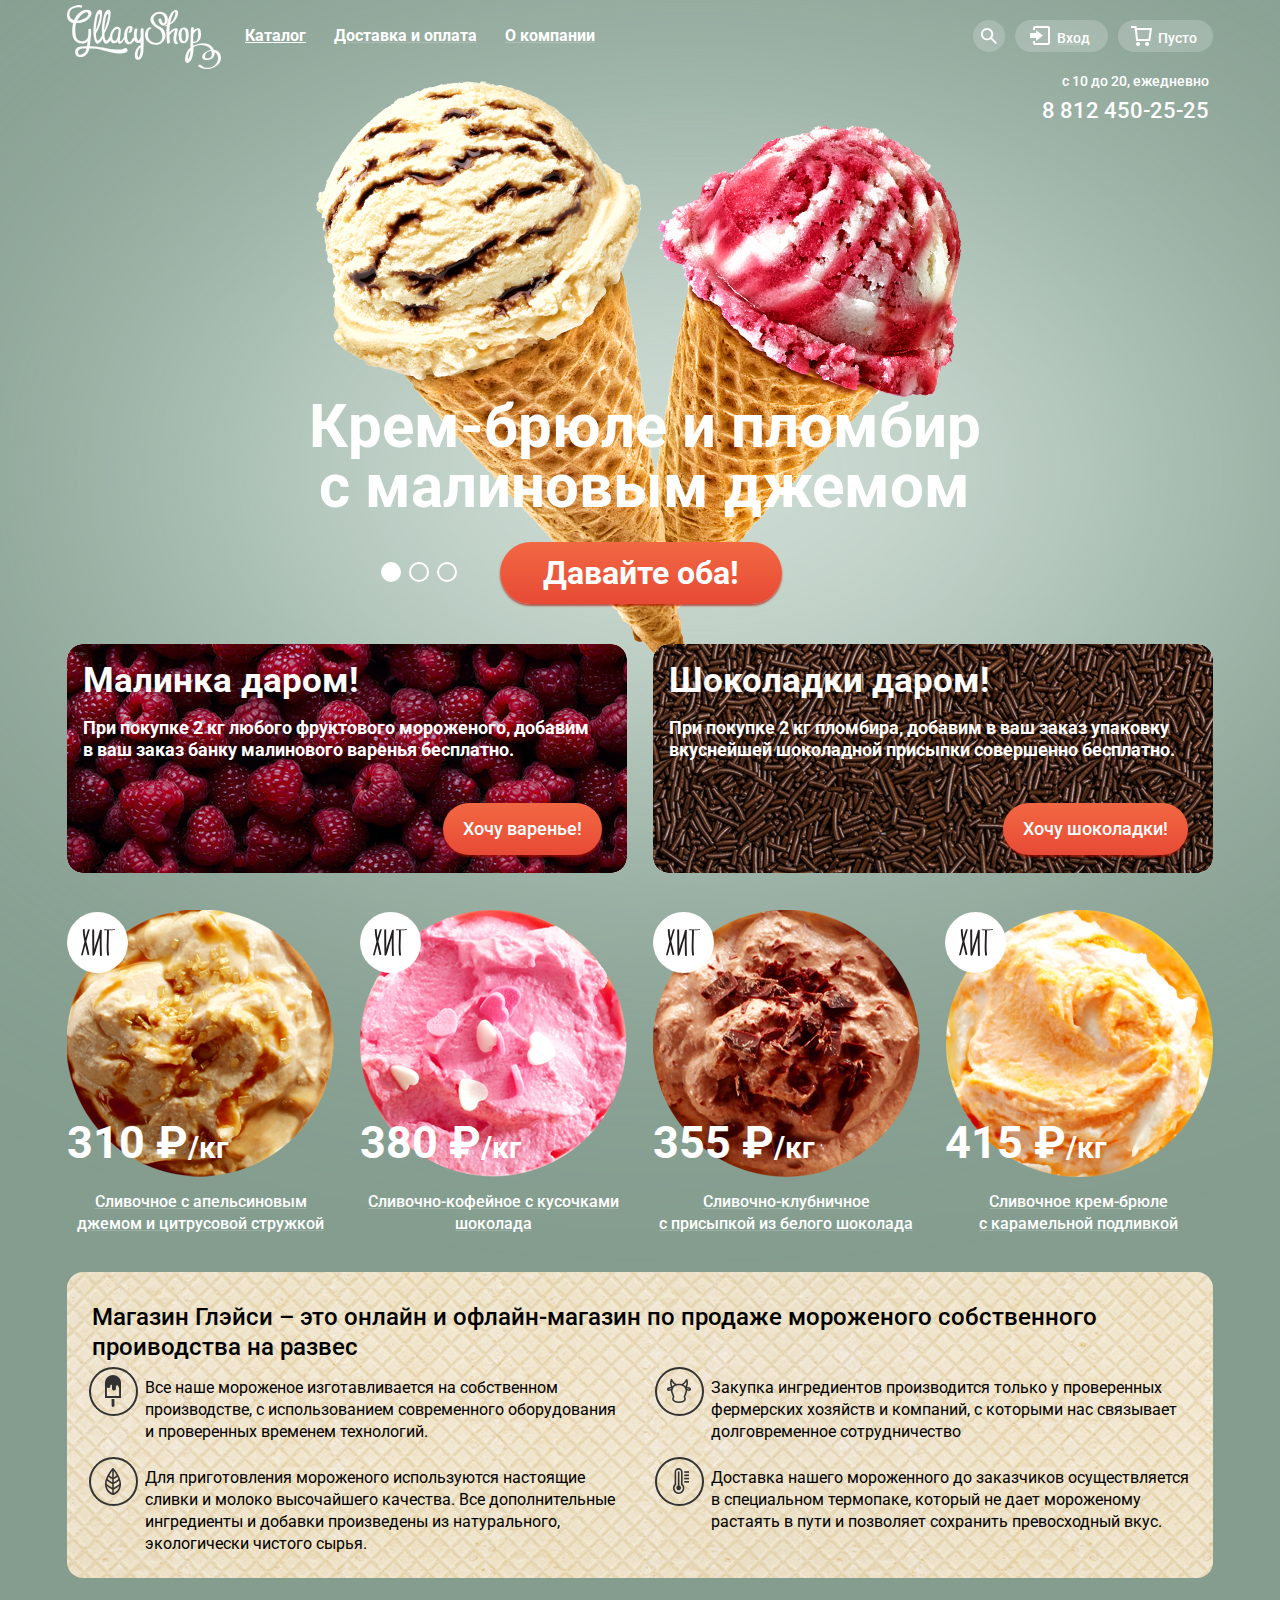
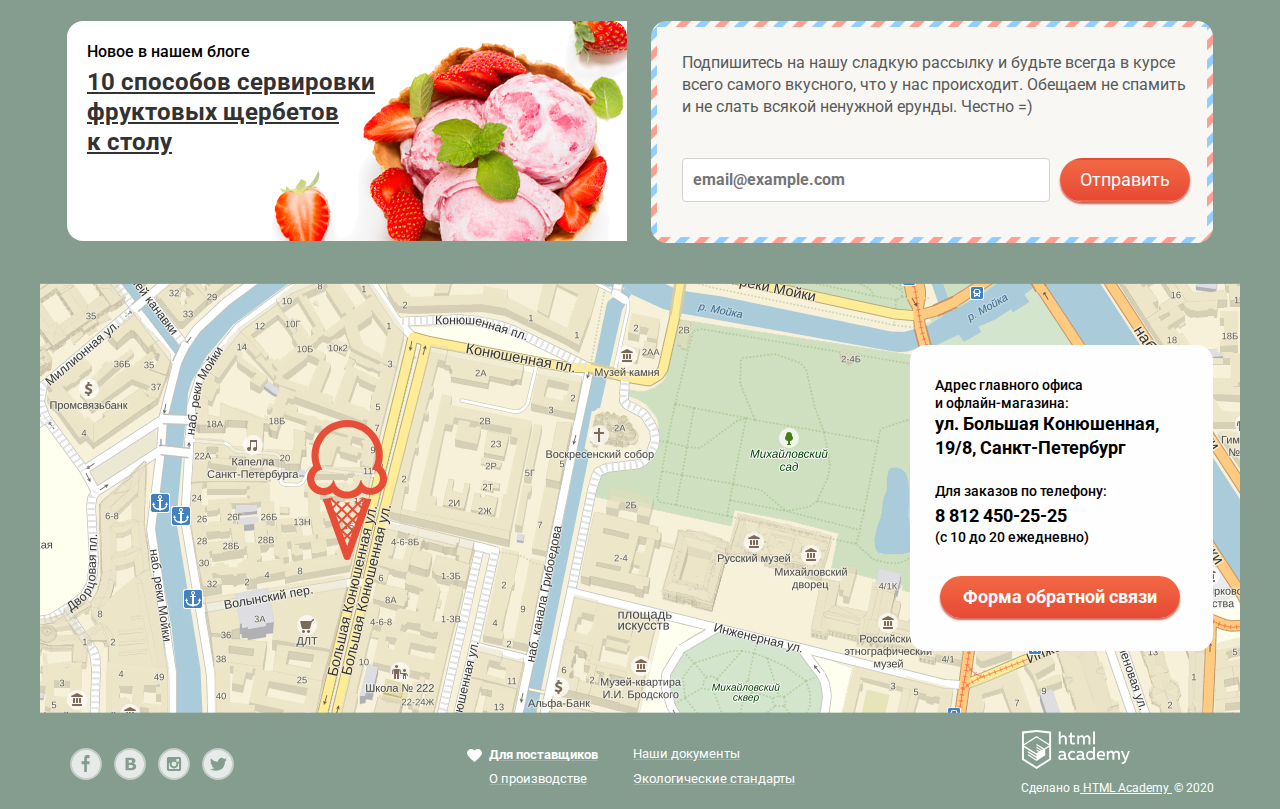
<file: index.html>
<!DOCTYPE html>
<html lang="ru">

<head>
  <meta charset="utf-8">
  <title>HTML Academy: Глейси</title>
  <link rel="stylesheet" href="css/normalize.css">
  <link rel="stylesheet" href="css/styles.min.css">
  <link rel="stylesheet" href="https://fonts.googleapis.com/css?family=Roboto:400,500,700&amp;subset=latin,cyrillic">
</head>

<body class="main-background-padua">
  <header class="main-navigation__container">
    <div class="header__left-container">
      <img class="header__logo" src="./img/logo.svg" height="64" width="154" alt="Logo">
      <nav class="header__main-navigation">
        <ul class="list__unstyled main-navigation">
          <li class="dropdown dropdown__helper dropdown__helper-catalog">
            <a href="catalog.html" class="main-navigation__menu-item-link menu-item-link__dropdown">Каталог</a>
            <div class="dropdown-content">
              <a class="dropdown__submenu-item main-navigation__submenu-item main-navigation__submenu-item_new"
                href="#">Новинки</a>
              <a class="dropdown__submenu-item main-navigation__submenu-item" href="catalog.html">Сливочные</a>
              <a class="dropdown__submenu-item main-navigation__submenu-item" href="#">Щербеты</a>
              <a class="dropdown__submenu-item main-navigation__submenu-item" href="#">Фруктовый лед</a>
              <a class="dropdown__submenu-item main-navigation__submenu-item" href="#">Мелорин</a>
            </div>
          </li>
          <li class=""><a href="#"
              class="link-decoration main-navigation__menu-item-link link__hovered-color">Доставка и
              оплата</a></li>
          <li class=""><a href="#"
              class="link-decoration main-navigation__menu-item-link link__hovered-color">О
              компании</a></li>
        </ul>
      </nav>
    </div>

    <div class="header__right-container">
      <div class="header__user-navigation_upper-right">
        <div class="header__user-navigation_search-container">
          <a class="header__user-navigation_search dropdown__helper dropdown__helper-search" href="">
            <span class="i-search icon-bg"></span>
          </a>
          <form class="header__user-navigation_search_form" method="GET" action="https://echo.htmlacademy.ru">
            <label for="search-input">
              <input id="search-input" class="search-form_input" type="text" placeholder="Крем-брюле">
            </label>
          </form>
        </div>

        <div class="header__user-navigation_login-container">
          <a id="login-link" href=""
            class="link-decoration header__user-navigation_container-icon header__user-navigation_icon-hover header__user-navigation_login dropdown__helper dropdown__helper-login">
            <span class="i-login icon-left"></span><span class="header__user-navigation_container-text">Вход</span>
          </a>
          <form method="POST" class="header__user-navigation_login-form" action="https://echo.htmlacademy.ru">
            <label for="login-form_input-email">
              <input id="login-form_input-email" class="custom-input header__user-navigation_login-form_input" type="text"
              placeholder="email@example.com">
            </label>
            <label for="login-form_input-password">
              <input id="login-form_input-password" class="custom-input header__user-navigation_login-form_input" type="password"
              placeholder="&centerdot;&centerdot;&centerdot;&centerdot;&centerdot;">
            </label>
            <div class="login-form__down-container">
              <button class="custom-button login-form_btn-submit" name="Войти">Войти</button>
              <div class="login-form__links-container">
                <a class="link-decoration link__hovered-color login-form__links" href="">Забыли пароль?</a>
                <a class="link-decoration link__hovered-color login-form__links" href="">Новая регистрация</a>
              </div>
            </div>
          </form>
        </div>

        <div class="header__user-navigation_shopping-basket">
          <a href=""
            class="header__user-navigation_container-icon decoration-disabled header__user-navigation_shopping-basket_empty"><span
              class="i-shop icon-left"></span><span class="header__user-navigation_container-text">Пусто</span></a>
        </div>
      </div>
    </div>
    <div class="catalog__navigation">
    </div>

    <div class="header__right-container header__info_work">
      <p class="header__info_work-time">c 10 до 20, ежедневно</p>
      <a href="tel:88124502525" class="link-decoration header__info_number-text link__hovered-color">8 812 450-25-25</a>
    </div>
  </header>

  <div class="slider">
    <ul class="unstyled-list unsorted-list slider__container list-horizonatal">
      <li class="list__horizonatal-item visually-hidden">
        <img class="slider__image" src="./img/slider-1.png" width="647" height="584" alt="Шоколадный пломбир и лимонный сорбет">
        <span class="slider__background-effect"></span>
        <div class="slider__interation-content">
          <h2 class="slider__content-text">Шоколадный пломбир и лимонный сорбет</h2>
          <a class="custom-button slider__content-button" title="Давайте оба!">Давайте оба!</a>
        </div>
      </li>
      <li class="list__horizonatal-item visually-hidden">
        <img class="slider__image" src="./img/slider-2.png" width="647" height="584" alt="Пломбир с помадкой и клубничный щербет">
        <span class="slider__background-effect"></span>
        <div class="slider__interation-content">
          <h2 class="slider__content-text">Пломбир с помадкой и клубничный щербет</h2>
          <a class="custom-button slider__content-button" title="Давайте оба!">Давайте оба!</a>
        </div>
      </li>
      <li class="list__horizonatal-item">
        <img class="slider__image" src="./img/slider-3.png" width="647" height="584" alt="Крем-брюле и пломбир с малиновым джемом">
        <span class="slider__background-effect"></span>
        <div class="slider__interation-content">
          <h2 class="slider__content-text">Крем-брюле и пломбир<br>с малиновым джемом</h2>
          <a class="custom-button slider__content-button" title="Давайте оба!">Давайте оба!</a>
        </div>
      </li>
    </ul>

    <div class="slider__toggle">
      <span class="slider__radio slider__radio-active"></span>
      <span class="slider__radio"></span>
      <span class="slider__radio"></span>
    </div>
  </div>

  <div class="content">
    <div class="promo__block">
      <article class="promo__container promo__container_raspberry">
        <div class="promo__block_content">
          <h2 class="promo__text promo__heading">Малинка даром!</h2>
          <p class="promo__text promo__discription">При покупке 2 кг любого фруктового мороженого, добавим в ваш заказ
            банку
            малинового варенья бесплатно.</p>
          <a href="" class="custom-button promo__button">Хочу варенье!</a>
        </div>
      </article>

      <article class="promo__container promo__container_chocolate">
        <div class="promo__block_content">
          <h2 class="promo__text promo__heading">Шоколадки даром!</h2>
          <p class="promo__text promo__discription">При покупке 2 кг пломбира, добавим в ваш заказ упаковку вкуснейшей
            шоколадной присыпки совершенно бесплатно.
          </p>
          <a href="" class="custom-button promo__button">Хочу
          шоколадки!</a>
        </div>
      </article>
    </div>

    <section class="catalog-hot__container">
      <ul class="unsorted-list catalog-hot__item-list">
        <li class="list__horizonatal-item catalog-container__item">
          <div class="catalog__image-price-container">
            <img src="./img/shop-items/item-1-1.png" alt="Сливочное с апельсиновым
            джемом и цитрусовой стружкой" height="267" width="267">
            <span class="i-hit catalog-container__icon-hit"></span>
            <p class="catalog-container__item-price">310 &#8381;<sub class="catalog-container__item-unit">/кг</sub></p>
          </div>
          <a href="" class="link-decoration catalog-container__item-name link__hovered-color">Сливочное с апельсиновым
            джемом и цитрусовой стружкой</a>
          <button class="custom-button catalog-container__btn-show">Быстрый просмотр</button>
        </li>
        <li class="list__horizonatal-item catalog-container__item">
          <div class="catalog__image-price-container">
            <img src="./img/shop-items/item-1-2.png" alt="Сливочно-кофейное с
            кусочками шоколада" height="267" width="267">
            <span class="i-hit catalog-container__icon-hit"></span>
            <p class="catalog-container__item-price">380 &#8381;<sub class="catalog-container__item-unit">/кг</sub></p>
          </div>
          <a href="" class="link-decoration catalog-container__item-name link__hovered-color">Сливочно-кофейное с
            кусочками шоколада</a>
          <button class="custom-button catalog-container__btn-show">Быстрый просмотр</button>
        </li>
        <li class="list__horizonatal-item catalog-container__item">
          <div class="catalog__image-price-container">
            <img src="./img/shop-items/item-1-3.png" alt="Сливочно-клубничное с
            присыпкой из белого шоколада" height="267" width="267">
            <span class="i-hit catalog-container__icon-hit"></span>
            <p class="catalog-container__item-price">355 &#8381;<sub class="catalog-container__item-unit">/кг</sub></p>
          </div>
          <a href="" class="link-decoration catalog-container__item-name link__hovered-color">Сливочно-клубничное<br> с
            присыпкой из белого шоколада</a>
          <button class="custom-button catalog-container__btn-show">Быстрый просмотр</button>
        </li>
        <li class="list__horizonatal-item catalog-container__item">
          <div class="catalog__image-price-container">
            <img src="./img/shop-items/item-1-4.png" alt="Сливочное крем-брюле с
            карамельной подливкой" height="267" width="267">
            <span class="i-hit catalog-container__icon-hit"></span>
            <p class="catalog-container__item-price">415 &#8381;<sub class="catalog-container__item-unit">/кг</sub></p>
          </div>
          <a href="" class="link-decoration catalog-container__item-name link__hovered-color">Сливочное крем-брюле<br>с
            карамельной подливкой</a>
          <button class="custom-button catalog-container__btn-show">Быстрый просмотр</button>
        </li>
      </ul>
    </section>

    <div class="news-about-container">
      <section class="about-info__container">
        <div class="about-info__content-container">
          <h2 class="about-info__header-text">Магазин Глэйси – это онлайн и офлайн-магазин по продаже мороженого
            собственного проиводства на развес</h2>
          <ul class="list__unstyled unsorted-list about-info__list-container">
            <li class="list__horizonatal-item about-info__list-item"><span class="i-icecream icon-upper-left"></span> Все
              наше
              мороженое изготавливается на собственном
              производстве, с использованием современного
              оборудования и проверенных временем технологий.</li>
            <li class="list__horizonatal-item about-info__list-item"><span  class="i-cow icon-upper-left"></span>Закупка ингредиентов
              производится только у проверенных фермерских хозяйств и компаний, с которыми нас связывает долговременное
              сотрудничество</li>
            <li class="list__horizonatal-item about-info__list-item"><span class="i-leaf icon-upper-left"></span>Для приготовления
              мороженого используются настоящие сливки и молоко высочайшего качества. Все дополнительные ингредиенты и
              добавки произведены из натурального, экологически чистого сырья.</li>
            <li class="list__horizonatal-item about-info__list-item">
              <span class="i-temp icon-upper-left"></span>Доставка нашего мороженного до заказчиков
              осуществляется в специальном термопаке, который не
              дает мороженому растаять в пути и позволяет сохранить превосходный вкус.</li>
          </ul>
        </div>
      </section>
    </div>
    <div class="news-subscribe-blog__container">
      <article class="news-blog__container">
        <div class="default-padding__container">
          <h2 class="news-blog__text">Новое в нашем блоге</h2>
          <a href="" class="link-decoration news-blog__link link__blog-hover">10 способов сервировки<br />фруктовых
            щербетов<br />к столу</a>
        </div>
      </article>

      <article class="mailing-subscribe__container">
        <div class="mailing-subscribe__container-content default-padding__container">
          <p class="mailing-subscribe__text">Подпишитесь на нашу сладкую рассылку и будьте всегда в курсе
            всего самого вкусного, что у нас происходит.
            Обещаем не спамить и не слать всякой ненужной ерунды. Честно =)</p>
            <form class="mailing-subscribe__input-container" method="POST" action="https://echo.htmlacademy.ru">
              <label for="mailing-subscribe__input-mail"></label>
              <input id="mailing-subscribe__input-mail" class="custom-input mailing-subscribe__input" type="email" placeholder="email@example.com" required>
              <button class="custom-button mailing-subscribe__button">Отправить</button>
            </form>
        </div>
      </article>
    </div>
  </div>
  
  <div id="map" class="map__image">
    <span class="i-pin map__pinner"></span>
    
    <div class="map__feedback-form">
      <div class="map__feedback-form_container">
        <div class="map__address">
          <span class="map__text-small">Адрес главного офиса<br> и офлайн-магазина:</span>
          <p class="map__text-medium">ул. Большая Конюшенная,<br> 19/8, Санкт-Петербург</p>
        </div>
        <div class="map__contacts">
          <span class="map__text-small">Для заказов по телефону:<br></span>
          <a class="map__text-medium map__text-phone" href="tel:88124502525">8 812 450-25-25</a>
          <span class="map__text-small">(с 10 до 20 ежедневно)</span>
        </div>
        <a class="custom-button map__feedback-form-button" onclick="showFeedbackModal()">Форма обратной связи</a>
      </div>
    </div>
  </div>


  <footer class="footer__container">
    <div class="footer__container-left">
      <ul class="footer__social-links-container">
        <li class="list__horizonatal-item"><a href="" class="social-icon i-facebook" title="facebook"></a></li>
        <li class="list__horizonatal-item"><a href="" class="social-icon i-vk" title="vkontakte"></a></li>
        <li class="list__horizonatal-item"><a href="" class="social-icon i-instagram" title="instagramm"></a></li>
        <li class="list__horizonatal-item"><a href="" class="social-icon i-twitter" title="twitter"></a></li>
      </ul>
    </div>

    <div class="footer__about-links-container">
      <div>
        <a href="#" class="link-decoration footer_link link__hovered-color icon-write footer_link-bold">Для
          поставщиков</a>
      </div>
      <a href="#" class="link-decoration footer_link link__hovered-color">Наши
        документы</a>
      <a class="link-decoration footer_link link__hovered-color" href="#">О
        производстве</a>
      <a href="#" class="link-decoration footer_link link__hovered-color">Экологические стандарты</a>
    </div>

    <div class="footer__dev-container">
      <div class="footer_link-content">
        <a href="https://htmlacademy.ru/intensive/htmlcss"><img class="footer__dev-img" src="img/logo-academy.svg" width="108" height="39" alt="html academy логотип"></a>
        <p class="footer_text-dev">Сделано в<a class="footer_link-dev link__hovered-color" href="https://htmlacademy.ru/intensive/htmlcss">
            HTML Academy </a> &copy; 2020</p>
      </div>
    </div>
  </footer>

  <form id="feedback" class="feedback__form-modal visually-hidden" method="POST" action="https://echo.htmlacademy.ru">
    <div class="feedback__form-content">
      <div class="feedback__form-content_header">
        <h2 class="feedback__form-title">Мы обязательно вам ответим!</h2>
        <button class="i-cross feedback__close-btn" type="button" id="feedback_close" onclick="hideFeedbackForm()"></button>
      </div>
      <label for="feedback__form_input-name">
        <input id="feedback__form_input-name" class="custom-input feedback__form_input-template feedback__form_input" type="text"
          placeholder="Имя Фамилия" required>
      </label>
      <label for="feedback__form_input-email">
        <input id="feedback__form_input-email" class="custom-input feedback__form_input-template feedback__form_input" type="email"
        placeholder="email@example.com" required>
      </label>
      <label for="feedback__form_input-message">
        <textarea id="feedback__form_input-message" class="custom-input feedback__form_input-template feedback__form_textarea"
        placeholder="В свободной форме" rows="5" required></textarea>
      </label>
      <div class="feedback__form-btn_container">
        <input class="custom-button feedback__form-btn_submit" type="submit" name="send_feedback" value="Отправить"/>
      </div>
    </div>
  </form>
  
  <script src="js/scripts.js"></script>
</body>

</html>
</file>
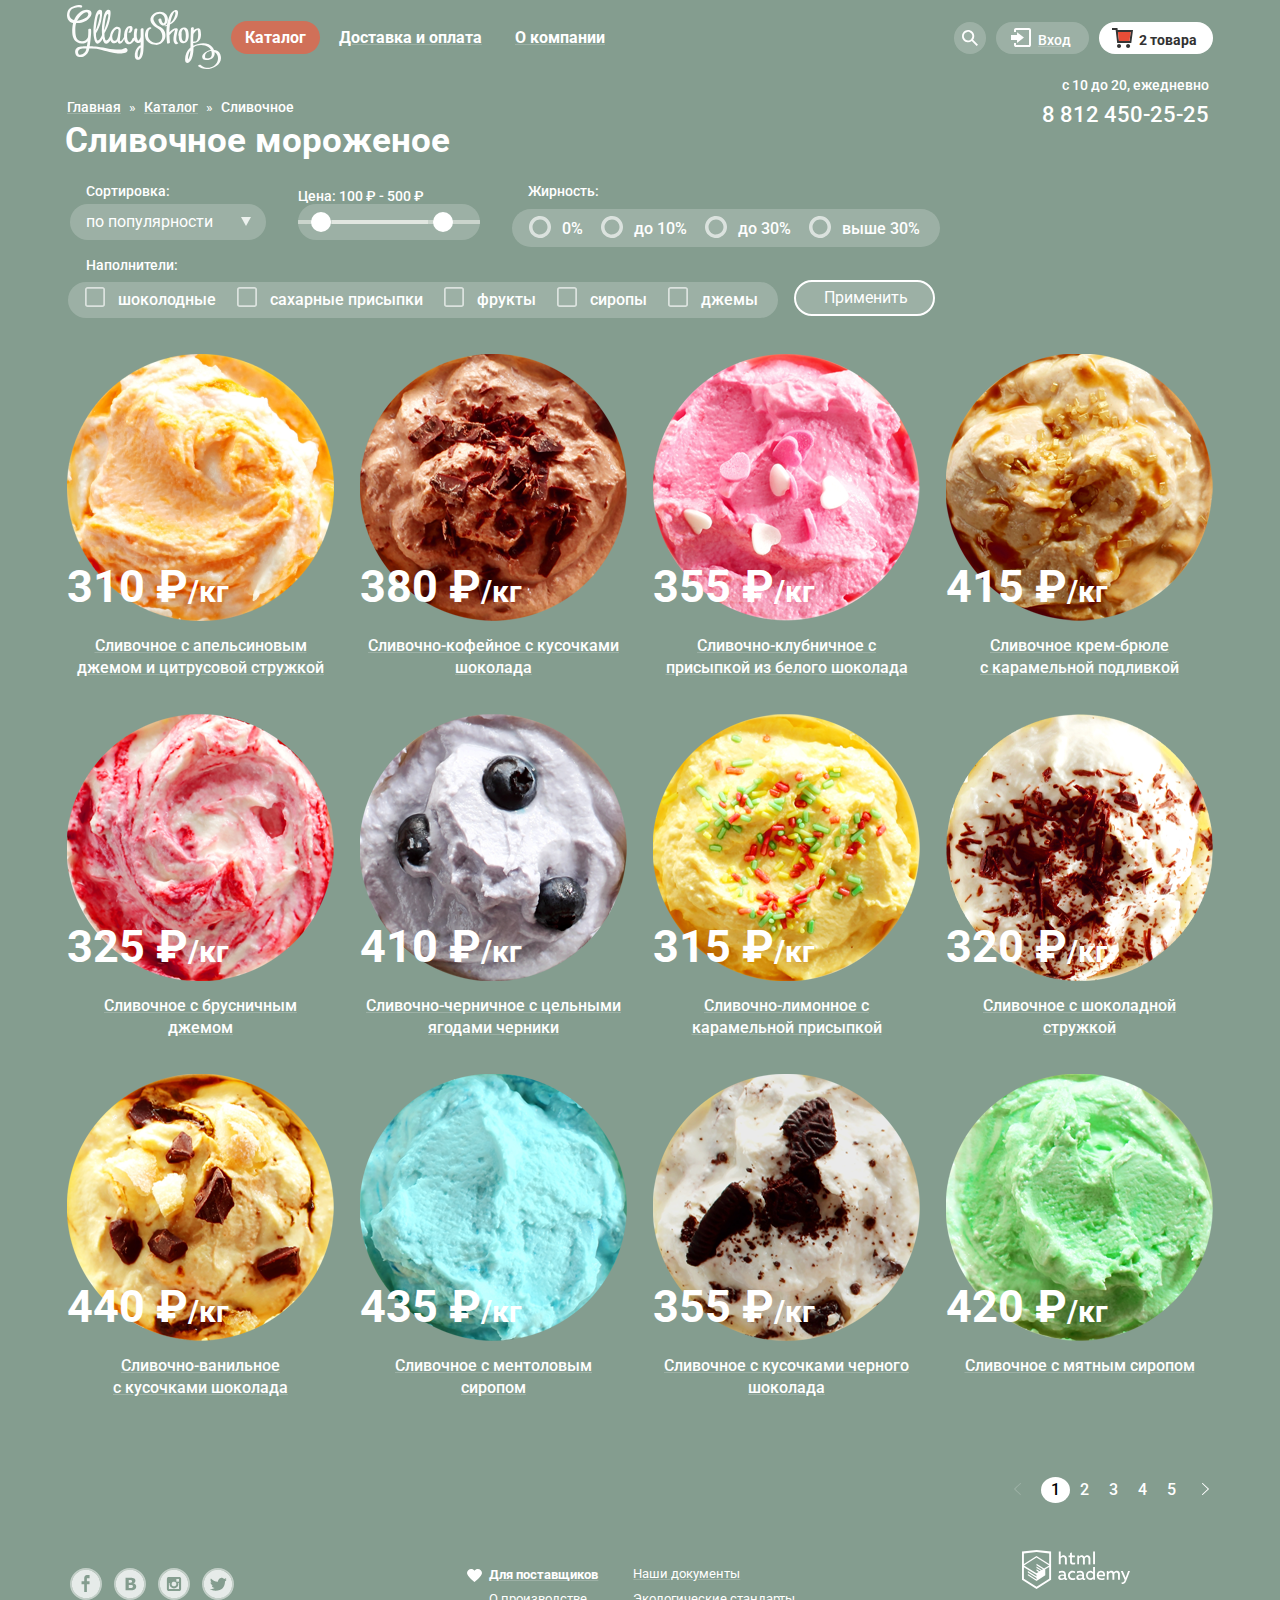
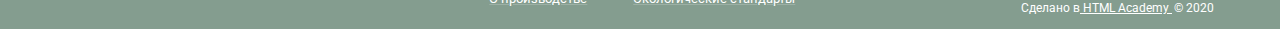
<file: catalog.html>
<!DOCTYPE html>
<html lang="ru">

<head>
  <meta charset="utf-8">
  <title>HTML Academy: Глейси</title>
  <link rel="stylesheet" href="css/normalize.css">
  <link rel="stylesheet" href="css/styles.min.css">
  <link rel="stylesheet" href="https://fonts.googleapis.com/css?family=Roboto:400,500,700&amp;subset=latin,cyrillic">
</head>

<body class="main-background-padua">
  <header class="main-navigation__container">
    <div class="header__left-container">
      <a class="header__logo" href="index.html">
        <img class="" src="./img/logo.svg" height="64" width="154" alt="Logo">
      </a>
      <nav class="header__main-navigation">
        <ul class="list__unstyled main-navigation">
          <li class="dropdown dropdown__helper dropdown__helper-catalog">
            <a href=""
              class="main-navigation__menu-item-link menu-item-link__dropdown main-navigation__menu-item-link_current-page dropdown-form__helper">Каталог</a>
            <div class="dropdown-content">
              <a class="dropdown__submenu-item main-navigation__submenu-item main-navigation__submenu-item_new"
                href="#">Новинки</a>
              <a class="dropdown__submenu-item main-navigation__submenu-item main-navigation__submenu-current" href="">Сливочные</a>
              <a class="dropdown__submenu-item main-navigation__submenu-item" href="#">Щербеты</a>
              <a class="dropdown__submenu-item main-navigation__submenu-item" href="#">Фруктовый лед</a>
              <a class="dropdown__submenu-item main-navigation__submenu-item" href="#">Мелорин</a>
            </div>
          </li>
          <li class="list__horizonatal-item"><a href="#"
              class="link-decoration main-navigation__menu-item-link link__hovered-color">Доставка и
              оплата</a></li>
          <li class="list__horizonatal-item"><a href="#"
              class="link-decoration main-navigation__menu-item-link link__hovered-color">О
              компании</a></li>
        </ul>
      </nav>
    </div>

    <div class="header__right-container">
      <div class="header__user-navigation_upper-right">
        <div class="header__user-navigation_search-container">
          <a class="header__user-navigation_search dropdown-form__helper dropdown__helper dropdown__helper-search" href="">
            <span class="i-search icon-bg"></span>
          </a>
          <form class="header__user-navigation_search_form" method="GET" action="https://echo.htmlacademy.ru">
            <label for="search-input">
              <input id="search-input" class="search-form_input" type="text" placeholder="Крем-брюле">
            </label>
          </form>
        </div>

        <div class="header__user-navigation_login-container">
          <a id="login-link" href=""
            class="link-decoration header__user-navigation_container-icon header__user-navigation_icon-hover header__user-navigation_login dropdown__helper dropdown__helper-login">
            <span class="i-login icon-left"></span><span class="header__user-navigation_container-text">Вход</span>
          </a>
          <form method="POST" action="https://echo.htmlacademy.ru" class="header__user-navigation_login-form">
            <label for="login-form_input-email">
              <input id="login-form_input-email" class="custom-input header__user-navigation_login-form_input" type="text"
              placeholder="email@example.com">
            </label>
            <label for="login-form_input-password">
              <input id="login-form_input-password" class="custom-input header__user-navigation_login-form_input" type="password"
              placeholder="&centerdot;&centerdot;&centerdot;&centerdot;&centerdot;">
            </label>
            <div class="login-form__down-container">
              <button class="custom-button login-form_btn-submit" name="Войти">Войти</button>
              <div class="login-form__links-container">
                <a class="link-decoration link__hovered-color login-form__links" href="">Забыли пароль?</a>
                <a class="link-decoration link__hovered-color login-form__links" href="">Новая регистрация</a>
              </div>
            </div>
          </form>
        </div>

        <div class="header__user-navigation_shopping-basket">
          <a href=""
            class="header__user-navigation_container-icon decoration-disabled header__user-navigation_shopping-basket_not-empty dropdown-form__helper dropdown__helper dropdown__helper-login"><span
              class="i-shop-red icon-left"></span><span class="header__user-navigation_container-text">2
              товара</span></a>
              <form id="shop_popup" class="shopping-basket__form" method="GET" action="https://echo.htmlacademy.ru">
                <div class="shopping-basket__list-container">
                  <ul class="shopping-basket__list-style ">
                    <li class="shopping-basket__items-container">
                      <ul class="shopping-basket__list-style shopping-basket__row-container">
                        <li class="shopping-basket__item"><button id="shop-item_remove_1"
                            class="i-remove shopping-basket__btn-remove"></button></li>
                        <li class="shopping-basket__item shopping-basket__item_image"><img src="img/shop-items/item-1-1.png"
                            alt="Пломбир с апельсиновым джемом" height="33" width="33" /></li>
                        <li class="shopping-basket__item shopping-basket__item_name">Пломбир с апельсиновым джемом</li>
                        <li class="shopping-basket__item shopping-basket__item_price">1.5 кг х <span
                            class="shopping-basket__item-price">200 руб.</span></li>
                        <li class="shopping-basket__item shopping-basket__item_price-total">300 руб.</li>
                      </ul>
                    </li>
                    <li class="shopping-basket__items-container">
                      <ul class="shopping-basket__list-style shopping-basket__row-container">
                        <li class="shopping-basket__item"><button id="shop-item_remove_2"
                            class="i-remove shopping-basket__btn-remove"></button></li>
                        <li class="shopping-basket__item shopping-basket__item_image"><img src="img/shop-items/item-1-3.png"
                            alt="Клубничный пломбир с присыпкой из белого шоколада" height="33" width="33" /></li>
                        <li class="shopping-basket__item shopping-basket__item_name">Клубничный пломбир с присыпкой из
                          белого шоколада</li>
                        <li class="shopping-basket__item shopping-basket__item_price">1.5 кг х <span
                            class="shopping-basket__item-price">300 руб.</span></li>
                        <li class="shopping-basket__item shopping-basket__item_price-total">450 руб.</li>
                      </ul>
                    </li>
                  </ul>
                </div>
                <div class="shopping-basket__footer">
                  <span class="shopping-basket__footer_total">Итого: 750 руб.</span>
                  <button class="custom-button shopping-basket__btn-chekout">Оформить заказ</button>
                </div>
              </form>
        </div>
      </div>
    </div>
    <div class="catalog__navigation">
      <a class="catalog__navigation_item link-decoration link__hovered-color" href="index.html">Главная </a>
      <span class="catalog__navigation_item raquo"> &raquo; </span>
      <a class="catalog__navigation_item link-decoration link__hovered-color" href="">Каталог </a>
      <span class="catalog__navigation_item raquo"> &raquo; </span>
      <a class="catalog__navigation_item link-decoration_inactive">Сливочное</a>
    </div>

    <div class="header__right-container header__info_work">
      <p class="header__info_work-time">c 10 до 20, ежедневно</p>
      <a href="tel:88124502525" class="link-decoration header__info_number-text link__hovered-color">8 812 450-25-25</a>
    </div>
  </header>

  <h2 class="caption__catalog-item">Сливочное мороженое</h2>
  <div class="catalog__content">
    <section class="filter__container">
      <h2 class="visually-hidden">Фильтр товаров</h2>
      <form class="filter__grid-container" action="https://echo.htmlacademy.ru" method="get">
        <div class="filter__line-container filter__upper-container">
          <fieldset class="filter__item-container">
            <legend class="filter__text-label">Сортировка:</legend>
            <label for="filter-sort">
              <select id="filter-sort" name="sort"
                class="filter__text-inside filter__input-sort">
                <option class="filter__option_text-inside" value="по популярности">по популярности</option>
                <option class="filter__option_text-inside" value="сначала не дорогие">сначала не дорогие</option>
                <option class="filter__option_text-inside" value="сначала дорогие">сначала дорогие</option>
                <option class="filter__option_text-inside" value="по жирности">по жирности</option>
              </select>
            </label>
          </fieldset>

          <fieldset class="filter__item-container">
            <legend class="filter__text-label filter__text-label_price">Цена: 100 &#8381; - 500 &#8381;</legend>
              <div class="filter__doubled_slider-container">
                <label for="filter__price-range">
                  <input id="filter__price-range" class="filter__price-range filter__bordered-background" type="range"
                  name="price" min="100" max="500" value="150">
                </label>
                <label for="filter__price-range_second">
                  <input id="filter__price-range_second" class="filter__price-range filter__price-range_second filter__bordered-background slider__thumb slider__track" type="range"
                  name="price" min="100" max="500" value="420">
                </label>
              </div>
          </fieldset>

          <fieldset class="filter__item-container">
            <legend class="filter__text-label filter__text-label_richness">Жирность:</legend>
            <ul class="list__unstyled filter__bordered-background filter__sort-container">
              <li class="list__horizonatal-item">
                <input class="filter__radio-checkbox" type="radio" id="filter-checkbox-richness-lt-0" value="richness-0"
                  name="filter__richness-group">
                <label class="filter__text-inside" for="filter-checkbox-richness-lt-0">0%</label>
              </li>
              <li class="list__horizonatal-item">
                <input class="filter__radio-checkbox" type="radio" id="filter-checkbox-richness-lt-10"
                  value="richness-lt-10" name="filter__richness-group">
                <label class="filter__text-inside" for="filter-checkbox-richness-lt-10">до 10%</label>
              </li>
              <li class="list__horizonatal-item">
                <input class="filter__radio-checkbox" type="radio" id="filter-checkbox-richness-lt-30"
                  value="richness-lt-30" name="filter__richness-group">
                <label class="filter__text-inside" for="filter-checkbox-richness-lt-30">до 30%</label>
              </li>
              <li class="list__horizonatal-item">
                <input class="filter__radio-checkbox" type="radio" id="filter-checkbox-richness-gt-30"
                  value="richness-gt-30" name="filter__richness-group">
                <label class="filter__text-inside" for="filter-checkbox-richness-gt-30">выше 30%</label>
              </li>
            </ul>
          </fieldset>
        </div>

        <div class="filter__line-container filter__extender-container">
          <fieldset class="filter__item-container">
            <legend class="filter__text-label">Наполнители:</legend>
            <ul class="list__unstyled filter__bordered-background filter__list">
              <li class="list__horizonatal-item">
                <input class="filter__radio-checkbox" type="checkbox" id="filter-checkbox-extender-сhocolate"
                  name="extender-сhocolate">
                <label class="filter__text-inside" for="filter-checkbox-extender-сhocolate">шоколодные</label>
              </li>
              <li class="list__horizonatal-item">
                <input class="filter__radio-checkbox" type="checkbox" id="filter-checkbox-extender-sugar-sprinkles"
                  name="extender-sugar-sprinkles">
                <label class="filter__text-inside" for="filter-checkbox-extender-sugar-sprinkles">сахарные
                  присыпки</label>
              </li>
              <li class="list__horizonatal-item">
                <input class="filter__radio-checkbox" type="checkbox" id="filter-checkbox-extender-fruits"
                  name="extender-fruits">
                <label class="filter__text-inside" for="filter-checkbox-extender-fruits">фрукты</label>
              </li>
              <li class="list__horizonatal-item">
                <input class="filter__radio-checkbox" type="checkbox" id="filter-checkbox-extender-syrup"
                  name="extender-syrup">
                <label class="filter__text-inside" for="filter-checkbox-extender-syrup">сиропы</label>
              </li>
              <li class="list__horizonatal-item">
                <input class="filter__radio-checkbox" type="checkbox" id="filter-checkbox-extender-jams"
                  name="extender-jams">
                <label class="filter__text-inside" for="filter-checkbox-extender-jams">джемы</label>
              </li>
            </ul>
          </fieldset>
          <button class="filter__button-submit" type="submit">Применить</button>
        </div>
      </form>
    </section>

    <section class="catalog-container">
      <ul class="unsorted-list catalog__list">
        <li class="list__horizonatal-item catalog-container__item">
          <a class="custom-button catalog-container__btn-show">Быстрый просмотр</a>
          <div class="catalog__image-price-container">
            <img src="./img/shop-items/item-1-4.png" alt="Сливочное с апельсиновым джемом и цитрусовой стружкой" width="267" height="267">
            <p class="catalog-container__item-price">310 &#8381;<sub class="catalog-container__item-unit">/кг</sub></p>
          </div>
          <a href="" class="link-decoration catalog-container__item-name link__hovered-color">Сливочное с апельсиновым
            джемом и цитрусовой стружкой</a>
          
        </li>
        <li class="list__horizonatal-item catalog-container__item">
          <a class="custom-button catalog-container__btn-show">Быстрый просмотр</a>
          <div class="catalog__image-price-container">
            <img src="./img/shop-items/item-1-3.png" width="267" height="267" alt="Сливочно-кофейное с кусочками шоколада" >
            <p class="catalog-container__item-price">380 &#8381;<sub class="catalog-container__item-unit">/кг</sub></p>
          </div>
          <a href="" class="link-decoration catalog-container__item-name link__hovered-color">Сливочно-кофейное с
            кусочками шоколада</a>
        </li>
        <li class="list__horizonatal-item catalog-container__item">
          <a class="custom-button catalog-container__btn-show">Быстрый просмотр</a>
          <div class="catalog__image-price-container">
            <img src="./img/shop-items/item-1-2.png" width="267" height="267" alt="Сливочно-клубничное с присыпкой из белого шоколада">
            <p class="catalog-container__item-price">355 &#8381;<sub class="catalog-container__item-unit">/кг</sub></p>
          </div>
          <a href="" class="link-decoration catalog-container__item-name link__hovered-color">Сливочно-клубничное
            с<br>присыпкой из белого шоколада</a>
        </li>
        <li class="list__horizonatal-item catalog-container__item">
          <a class="custom-button catalog-container__btn-show">Быстрый просмотр</a>
          <div class="catalog__image-price-container">
            <img src="./img/shop-items/item-1-1.png" width="267" height="267" alt="Сливочное крем-брюле с карамельной подливкой">
            <p class="catalog-container__item-price">415 &#8381;<sub class="catalog-container__item-unit">/кг</sub></p>
          </div>
          <a href="" class="link-decoration catalog-container__item-name link__hovered-color">Сливочное крем-брюле<br>с
            карамельной подливкой</a>
        </li>
        <li class="list__horizonatal-item catalog-container__item">
          <a class="custom-button catalog-container__btn-show">Быстрый просмотр</a>
          <div class="catalog__image-price-container">
            <img src="./img/shop-items/item-2-4.png" width="267" height="267" alt="Сливочное с брусничным джемом">
            <p class="catalog-container__item-price">325 &#8381;<sub class="catalog-container__item-unit">/кг</sub></p>
          </div>
          <a href="" class="link-decoration catalog-container__item-name link__hovered-color">Сливочное с
            брусничным<br>джемом</a>
        </li>
        <li class="list__horizonatal-item catalog-container__item">
          <a class="custom-button catalog-container__btn-show">Быстрый просмотр</a>
          <div class="catalog__image-price-container">
            <img src="./img/shop-items/item-2-3.png" width="267" height="267" alt="Сливочно-черничное с цельными ягодами черники">
            <p class="catalog-container__item-price">410 &#8381;<sub class="catalog-container__item-unit">/кг</sub></p>
          </div>
          <a href="" class="link-decoration catalog-container__item-name link__hovered-color">Сливочно-черничное с
            цельными ягодами черники</a>
        </li>
        <li class="list__horizonatal-item catalog-container__item">
          <a class="custom-button catalog-container__btn-show">Быстрый просмотр</a>
          <div class="catalog__image-price-container">
            <img src="./img/shop-items/item-2-2.png" width="267" height="267" alt="Сливочно-лимонное с карамельной присыпкой">
            <p class="catalog-container__item-price">315 &#8381;<sub class="catalog-container__item-unit">/кг</sub></p>
          </div>
          <a href="" class="link-decoration catalog-container__item-name link__hovered-color">Сливочно-лимонное
            с<br>карамельной присыпкой</a>
        </li>
        <li class="list__horizonatal-item catalog-container__item">
          <a class="custom-button catalog-container__btn-show">Быстрый просмотр</a>
          <div class="catalog__image-price-container">
            <img src="./img/shop-items/item-2-1.png" width="267" height="267" alt="Сливочное с шоколадной стружкой">
            <p class="catalog-container__item-price">320 &#8381;<sub class="catalog-container__item-unit">/кг</sub></p>
          </div>
          <a href="" class="link-decoration catalog-container__item-name link__hovered-color">Сливочное с
            шоколадной<br>стружкой</a>
        </li>
        <li class="list__horizonatal-item catalog-container__item">
          <a class="custom-button catalog-container__btn-show">Быстрый просмотр</a>
          <div class="catalog__image-price-container">
            <img src="./img/shop-items/item-3-4.png" width="267" height="267" alt="Сливочно-ванильное с кусочками шоколада">
            <p class="catalog-container__item-price">440 &#8381;<sub class="catalog-container__item-unit">/кг</sub></p>
          </div>
          <a href="" class="link-decoration catalog-container__item-name link__hovered-color">Сливочно-ванильное<br>с
            кусочками шоколада</a>
        </li>
        <li class="list__horizonatal-item catalog-container__item">
          <a class="custom-button catalog-container__btn-show">Быстрый просмотр</a>
          <div class="catalog__image-price-container">
            <img src="./img/shop-items/item-3-3.png" width="267" height="267" alt="Сливочноe с ментоловым сиропом">
            <p class="catalog-container__item-price">435 &#8381;<sub class="catalog-container__item-unit">/кг</sub></p>
          </div>
          <a href="" class="link-decoration catalog-container__item-name link__hovered-color">Сливочноe с
            ментоловым<br>сиропом</a>
        </li>
        <li class="list__horizonatal-item catalog-container__item">
          <a class="custom-button catalog-container__btn-show">Быстрый просмотр</a>
          <div class="catalog__image-price-container">
            <img src="./img/shop-items/item-3-2.png" width="267" height="267" alt="Сливочное с кусочками черного шоколада">
            <p class="catalog-container__item-price">355 &#8381;<sub class="catalog-container__item-unit">/кг</sub></p>
          </div>
          <a href="" class="link-decoration catalog-container__item-name link__hovered-color">Сливочное с кусочками
            черного шоколада</a>
        </li>
        <li class="list__horizonatal-item catalog-container__item">
          <a class="custom-button catalog-container__btn-show">Быстрый просмотр</a>
          <div class="catalog__image-price-container">
            <img src="./img/shop-items/item-3-1.png" width="267" height="267" alt="Сливочное с мятным сиропом">
            <p class="catalog-container__item-price">420 &#8381;<sub class="catalog-container__item-unit">/кг</sub></p>
          </div>
          <a href="" class="link-decoration catalog-container__item-name link__hovered-color">Сливочное с мятным
            сиропом</a>
        </li>
      </ul>
      <div class="pagination__container">
        <div class="pagination__list-container">
          <div class="pagination">
            <a href="#" class="pagination__link i-arrow-left pagination-arrow pagination__arrow_inactive"></a>
            <a href="#" class="pagination__link pagination__link-active">1</a>
            <a href="#" class="pagination__link">2</a>
            <a href="#" class="pagination__link">3</a>
            <a href="#" class="pagination__link">4</a>
            <a href="#" class="pagination__link">5</a>
            <a href="#" class="pagination__link i-arrow-right pagination-arrow"></a>
          </div>
        </div>
      </div>
    </section>

  </div>

  <footer class="footer__container">
    <div class="footer__container-left">
      <ul class="footer__social-links-container">
        <li class="list__horizonatal-item"><a href="" class="social-icon i-facebook" title="facebook"></a></li>
        <li class="list__horizonatal-item"><a href="" class="social-icon i-vk" title="vkontakte"></a></li>
        <li class="list__horizonatal-item"><a href="" class="social-icon i-instagram" title="instagramm"></a></li>
        <li class="list__horizonatal-item"><a href="" class="social-icon i-twitter" title="twitter"></a></li>
      </ul>
    </div>

    <div class="footer__about-links-container">
      <div>
        <a href="#" class="link-decoration footer_link link__hovered-color icon-write footer_link-bold">Для
          поставщиков</a>
      </div>
      <a href="#" class="link-decoration footer_link link__hovered-color">Наши
        документы</a>
      <a class="link-decoration footer_link link__hovered-color" href="#">О
        производстве</a>
      <a href="#" class="link-decoration footer_link link__hovered-color">Экологические стандарты</a>
    </div>

    <div class="footer__dev-container">
      <div class="footer_link-content">
        <a href="https://htmlacademy.ru/intensive/htmlcss"><img class="footer__dev-img" src="img/logo-academy.svg" width="108" height="39" alt="html academy логотип"></a>
        <p class="footer_text-dev">Сделано в<a class="footer_link-dev link__hovered-color" href="https://htmlacademy.ru/intensive/htmlcss">
            HTML Academy </a> &copy; 2020</p>
      </div>
    </div>
  </footer>
</body>

</html>
</file>
<file: css/styles.min.css>
:root{--padua:#849d8f;--blue-bayoux:#9d8b84;--bali-hai:#8996a6;--ford-dark-charcoal:#323232;--floral-white:#f8f7f4;--white:#fff;--input-border-color:#d3d3d2;--black:#000;--background-gray:rgba(255,255,255,.2);--mandys-pink:#ffbc9e;--button-box-shadow-color:rgba(172,16,0,.64);--button-background-gradient-main:#f26843;--button-background-gradient-second:#e74a35;--cinnabar:#e84d37;--main-menu-active:#d07058;--very-dark-gray:#5a5a5a;--slider-hover:rgba(255,255,255,.4);--menu-item-border:rgba(50,50,50,.2);--menu-item-hover:#fbded7;--menu-item-current:#f6b5a5;--input-active:rgba(46,136,228,.52);--snow:#f9f9f9;--slider-background-gradient:rgba(215,242,227,1);--slider-background:rgba(255,255,255,.75);--form-box-shadow:rgba(0,0,0,.4);--shopping-basket-border:#cacac7;--catalog-item-hover-bg:rgba(0,0,0,.2);--slider-track:rgba(248,247,244,.5);--form-feedback-background:#fefefe;--main-menu-click-background:#EDEDED;--main-menu-click-shadow:#696969}body{width:1200px;margin:auto;font-family:"Roboto",Arial,sans-serif;font-size:16px;line-height:18px;font-weight:500}.content{display:grid;grid-template-columns:100%;grid-template-rows:229px 324px 306px 220px;gap:40px 1px;padding:10px 27px 0 27px;z-index:99999}.main-background-padua{background-color:var(--padua)}.main-background-blue-bayoux{background-color:var(--blue-bayoux)}.main-background-bali-hai{background-color:var(--bali-hai)}.custom-input{background:var(--white);border:1px solid var(--input-border-color);box-sizing:border-box;border-radius:4px;font-weight:700;font-size:16px;line-height:20px;color:var(--ford-dark-charcoal)}.custom-button{padding:0;margin:0;background:linear-gradient(180deg,var(--button-background-gradient-main) 0%,var(--button-background-gradient-second) 100%);box-shadow:0 2px 2px var(--button-box-shadow-color);border-radius:70px;border-color:transparent;display:inline-block;vertical-align:baseline;color:var(--white)}.custom-button:hover{background:linear-gradient(0deg,var(--background-gray),var(--background-gray)),linear-gradient(180deg,var(--button-background-gradient-main) 0%,var(--button-background-gradient-second) 100%)}.link-decoration{text-decoration:underline;text-decoration-color:var(--background-gray);font-weight:500;font-size:14px;line-height:16px;color:var(--white)}.link-decoration_inactive{font-weight:500;font-size:14px;line-height:16px;color:var(--white)}.link__hovered-color:hover{color:var(--mandys-pink)}.link__blog-hover:hover{color:var(--cinnabar)}.visually-hidden{position:absolute;width:1px;height:1px;border:0;clip:rect(0 0 0 0);overflow:hidden}.main-navigation__container{display:grid;grid-template-columns:3fr 1fr;grid-template-rows:1fr 45px;gap:1px 1px;grid-template-areas:". ." ". .";margin:6px 27px 0 27px}.header__info_number-text{font-size:22px;line-height:24px;color:var(--white);text-decoration:none;margin-bottom:2px}.header__info_work{align-items:flex-end;padding-right:4px;padding-top:10px}.header__info_work-time{font-size:14px;line-height:16px;color:var(--white);margin:0 0 10px 0}.header__user-navigation_upper-right{display:flex;align-items:center;margin-bottom:5px}.header__user-navigation_upper-right div:not(:last-child){margin-right:10px}.header__user-navigation_container-icon{display:flex;align-content:space-between;height:32px;background:var(--background-gray);border-radius:20px;font-style:normal;font-weight:500;font-size:14px;line-height:16px;justify-content:center}.header__user-navigation_container-text{color:var(--white);display:flex;align-items:center;text-decoration:none;padding-top:5px}.catalog__navigation{display:flex;align-items:flex-end;margin-top:18px;font-style:normal;font-weight:400;font-size:14px;line-height:16px;display:flex;align-items:center;color:var(--white)}.catalog__navigation .catalog__navigation_item:not(:first-child){margin-left:8px}.header__info{display:flex;flex-direction:column;justify-content:center;align-items:flex-end}.header__right-container{display:flex;flex-direction:column;justify-content:center;align-items:flex-end}.header__left-container{display:flex;align-items:center}.list__unstyled{list-style-type:none}.list__horizonatal-item{display:inline}.unsorted-list{margin:0;padding:0}.header__user-navigation{font-size:16px;line-height:18px}.header__main-navigation{margin-bottom:5px}.main-navigation .list__horizonatal-item{margin-left:5px}.main-navigation{padding:0;display:grid;grid-template-columns:0.5fr 1fr 1fr;grid-template-rows:1fr;margin:0 0 0 10px}.header__logo{position:relative;top:-1px}.main-navigation__menu-item-link{color:var(--white);font-style:normal;font-weight:700;font-size:16px;line-height:18px;padding:10px 14px}.main-navigation__menu-item{font-weight:400;font-size:14px;line-height:16px;color:var(--black)}.main-navigation__submenu-item{font-style:normal;font-weight:400;font-size:14px;line-height:16px;white-space:nowrap}.main-navigation__submenu-current{background-color:var(--main-menu-active)}.main-navigation__submenu-item:hover{background-color:var(--menu-item-hover)}.main-navigation__submenu-item_new{font-weight:700;font-size:14px;line-height:18px;color:var(--black);border:1px solid var(--menu-item-border)}.menu-item-link__dropdown{color:#fff;border:none;cursor:pointer}.dropdown{position:relative;display:inline-block;vertical-align:baseline}.dropdown-content{display:none;position:absolute;background-color:var(--snow);min-width:143px;z-index:1;left:-8px;top:30px}.dropdown-content .dropdown__submenu-item{color:#000;padding:8px 21px;text-decoration:none;display:block}.dropdown-content .dropdown__submenu-item:hover{background-color:var(--menu-item-hover)}.dropdown:hover .dropdown-content{display:block}.dropdown:hover .menu-item-link__dropdown{text-decoration:none;color:var(--black);border-radius:26px;background-color:var(--white)}.header__user-navigation_search_form{display:none;justify-content:center;align-items:center;position:absolute;background-color:var(--snow);min-width:160px;z-index:1}.header__user-navigation_search{position:relative}.header__user-navigation_search-container:hover .header__user-navigation_search_form{display:grid}.header__user-navigation_search>.i-search:hover{background-image:url(../img/icons/i-search-black.svg);background-color:var(--white)}.search-form_input{width:311px;height:44px;left:135px;top:79px;font-weight:400;font-size:14px;line-height:16px;padding-left:15px;background:var(--white);border:1px solid var(--input-border-color);box-sizing:border-box;border-radius:4px}.header__user-navigation_search_form{width:341px;height:84px;right:580px;top:60px;background:var(--floral-white);box-shadow:0 20px 20px var(--form-box-shadow);border-radius:4px}.header__user-navigation_login-form{display:none;grid-template-columns:1fr;grid-template-rows:1fr 1fr 1fr;gap:20px 1px;align-items:center;position:absolute;top:35px;right:5px;padding:18px 20px 22px 15px;background:var(--floral-white);box-shadow:0 20px 20px var(--form-box-shadow);border-radius:4px;z-index:99999}.login-form__links-container{display:flex;flex-direction:column;margin-left:20px}.login-form__links-container>.login-form__links:not(:first-child){margin-top:5px}.login-form__down-container{display:flex;justify-content:center;align-items:center;position:relative}.login-form_btn-submit{width:103px;height:44px;font-weight:700;font-size:18px;line-height:16px}.login-form__links{font-weight:400;font-size:13px;line-height:15px;text-decoration:underline;display:flex;align-items:center;white-space:nowrap;color:var(--ford-dark-charcoal)}.header__user-navigation_shopping-basket_not-empty{padding:0 16px;background-color:var(--white)}.header__user-navigation_shopping-basket_empty{padding:0 16px}.header__user-navigation_shopping-basket_not-empty>.header__user-navigation_container-text{color:var(--ford-dark-charcoal);font-weight:700;font-size:14px;line-height:16px}.header__user-navigation_shopping-basket{position:relative}.header__user-navigation_shopping-basket:hover>.shopping-basket__form{display:flex}.shopping-basket__form{display:none;flex-direction:column;justify-content:center;align-items:center;position:absolute;background-color:var(--snow);z-index:1;top:40px;right:0;padding:18px 14px 0 20px}.shopping-basket__items-container{display:flex;flex-direction:row;align-items:center;font-size:13px;line-height:16px;padding-bottom:15px}.shopping-basket__items-container_image{display:flex;justify-content:center;margin-left:9px}.shopping-basket__grid-container>.shopping-basket__items-container:not(:first-child){margin-top:20px}.shopping-basket__list-style{list-style-type:none;padding:0;align-items:flex-start;margin:0 8px 2px 0}.shopping-basket__list-container{padding:0 0 2px 0;border-bottom:solid 1px}.shopping-basket__item{align-self:center}.shopping-basket__item_image{margin-left:9px}.shopping-basket__item_name{font-style:normal;font-weight:400;font-size:13px;line-height:16px;display:flex;align-items:center;margin-left:13px;width:216px}.shopping-basket__item_price{margin-left:31px;white-space:nowrap}.shopping-basket__item_price-total{margin-left:26px;white-space:nowrap}.shopping-basket__row-container{display:flex;flex-direction:row}.shopping-basket__table-container{padding-bottom:20px;padding-top:5px}.shopping-basket__footer{display:flex;justify-content:flex-end;flex-direction:column;padding-top:15px;padding-bottom:20px;align-self:flex-end}.shopping-basket__footer_total{align-self:flex-end;font-weight:700;font-size:15px;line-height:16px}.shopping-basket__btn-remove{align-items:center;background-color:transparent;width:11px;height:11px;margin:0;padding:0;border:0;text-indent:-1000em}.shopping-basket__btn-chekout{width:172px;height:44px;margin-top:15px;font-weight:700;font-size:18px;line-height:16px}.shopping-basket__item-price{color:var(--shopping-basket-border)}.shopping-basket__form-container{padding:12px 0}.custom-input:focus{outline:2px solid var(--input-active)}.header__user-navigation_login-container{position:relative}.header__user-navigation_login-container:hover>.header__user-navigation_login-form{display:grid}.dropdown__helper::after{bottom:0;height:10px;background:transparent;content:"";display:block;position:absolute}.dropdown__helper-login::after{bottom:-8px;width:80px}.dropdown__helper-catalog::after{width:100px;bottom:-13px}.dropdown__helper-search::after{width:30px;bottom:-38px}.header__user-navigation_login-form_input{font-style:normal;font-weight:400;font-size:14px;line-height:16px;height:44px;padding-left:15px;width:241px}.search-form_input{width:311px;height:44px;left:635px;top:79px;font-weight:400;font-size:14px;line-height:16px;padding-left:15px;background:var(--white);border:1px solid var(--input-border-color);box-sizing:border-box;border-radius:4px}.menu-navigation__submenu-item_current{background-color:var(--menu-item-current)}.main-navigation__menu-item-link_current-page{text-decoration:none;border-radius:26px;color:var(--white);background-color:var(--main-menu-active);padding:7px 14px}.main-navigation__menu-item-link:hover{text-decoration:none;color:var(--black);border-radius:26px;background-color:var(--white)}.main-navigation__menu-item-link:active{background:var(--main-menu-click-background);box-shadow:inset 0 2px 1px var(--main-menu-click-shadow);border-radius:26px}.promo__container{display:flex;flex-direction:column;width:560px;height:229px;border-radius:16px;color:var(--white)}.promo__discription{margin:16px 0 0 0;font-family:Roboto;font-style:normal;font-weight:700;font-size:18px;line-height:22px}.promo__heading{margin:0;font-weight:700;font-size:35px;line-height:41px}.promo__block{display:grid;grid-template-columns:1fr 1fr;padding-top:5px;grid-column-gap:26px;z-index:1}.promo__block_content{padding-left:16px;padding-right:25px;padding-top:16px;display:flex;flex-direction:column}.promo__container_raspberry{background-image:url(../img/crimson-bg.jpg);background-repeat:no-repeat}.promo__container_chocolate{background-image:url(../img/chocolate-bg.jpg);background-repeat:no-repeat}.promo__button{align-self:flex-end;text-decoration:none;font-size:18px;line-height:24px;margin-top:42px;padding:14px 20px}.promo__button-text{padding:0 27px}.about-info__container{background-image:url(../img/wafer-pattern.png);border-radius:16px;height:306px}.about-info__content-container{padding:25px 20px}.about-info__header-text{font-style:normal;font-weight:500;font-size:24px;line-height:30px;margin:5px 0 0 5px}.about-info__list-item{display:flex;font-style:normal;font-weight:400;font-size:16px;line-height:22px;word-wrap:normal}.about-info__list-container{display:grid;grid-template-columns:1fr 1fr;grid-column-gap:25px;grid-row-gap:10px;margin-top:15px}.news-blog__text{font-style:normal;font-weight:500;font-size:16px;line-height:22px;margin:20px 0 0 0}.news-blog__link{color:var(--ford-dark-charcoal);text-decoration-color:var(--ford-dark-charcoal);font-style:normal;font-weight:700;font-size:24px;line-height:30px;display:flex;align-items:center;margin-top:4px}.news-blog__container{background-image:url(../img/strawberry-bg.jpg);background-repeat:no-repeat;width:100%;height:220px;left:27px;top:1626px;border-radius:16px;padding-left:20px}.mailing-subscribe__text{font-weight:400;font-size:16px;line-height:22px;color:var(--very-dark-gray);margin:0 0 0 5px}.mailing-subscribe__container{border:6px solid transparent;border-image:url(../img/post-bg.png) 6 round;background-color:var(--floral-white);background-size:90% 90%;height:210px;width:550px;background-clip:content-box}.mailing-subscribe__input-container{display:flex;margin-top:40px;padding-left:5px}.mailing-subscribe__input{min-width:368px;padding-left:10px}.mailing-subscribe__container-content{padding:25px 16px 35px 20px}.mailing-subscribe__button{font-size:18px;line-height:24px;width:130px;height:44px;margin-left:10px}.text-content{font-family:Roboto;font-style:normal;font-weight:400;font-size:16px;line-height:22px}.icon-bg{display:block;background-repeat:no-repeat;height:32px;width:32px;background-color:var(--background-gray);border-radius:50%;background-position:center}.social-icon{background-position:center;background-size:32px 32px;background-repeat:no-repeat;border-radius:50%;padding:22px}.social-icon:hover{opacity:.8}.icon-circle{background-repeat:no-repeat}.icon-upper-left:before{content:"";position:relative;width:24px;height:24px;float:left;right:-2px;bottom:10px;padding:24px 10px 32px 24px}.icon-circle_about{background-position:center;background-size:32px 32px;background-repeat:no-repeat;border-radius:50%}.icon-left{position:relative;background-repeat:no-repeat;background-position:center;height:24px;width:24px;left:-5px;top:4px}.i-cow:before{background:url(../img/icons/i-cow.svg) no-repeat}.i-leaf:before{background:url(../img/icons/i-leaf.svg) no-repeat}.i-temp:before{background:url(../img/icons/i-temp.svg) no-repeat}.i-icecream:before{background:url(../img/icons/i-icecream.svg) no-repeat}.i-search{background-image:url(../img/icons/i-search.svg)}.i-shop{background-image:url(../img/icons/i-shop.svg)}.i-shop-red{background-image:url(../img/icons/i-shop-red.svg)}.i-login{background-image:url(../img/icons/i-login.svg)}.i-facebook{background-image:url(../img/icons/i-facebook.svg)}.i-instagram{background-image:url(../img/icons/i-instagram.svg)}.i-vk{background-image:url(../img/icons/i-vk.svg)}.i-twitter{background-image:url(../img/icons/i-twitter.svg)}.i-heart{background-image:url(../img/icons/i-heart.svg)}.i-hit{background-image:url(../img/icons/i-hit.svg)}.i-cross{background-image:url(../img/icons/cross.svg)}.i-remove{background-image:url(../img/icons/cross.png)}.i-pin{background-image:url(../img/icons/pin.svg)}.i-arrow-left{background-image:url(../img/icons/icon-left-small.svg)}.i-arrow-right{background-image:url(../img/icons/icon-right-small.svg);left:16px}.pagination-arrow{background-repeat:no-repeat;margin:0;width:7px;height:12px;position:relative;align-self:flex-end}.map__image{background-image:url(../img/map.png);width:1200px;height:430px;margin-top:45px}.map__feedback-form{display:flex;flex-direction:column;float:right;margin-top:62px;margin-bottom:62px;margin-right:27px;width:303px;height:306px;background:var(--form-feedback-background);border-radius:16px}.map__pinner{position:relative;border-radius:50%;background-repeat:no-repeat;padding:80px;width:80px;height:140px;top:198px;left:227px;background-position:center}.feedback__form-modal{display:flex;align-items:center;justify-content:center;position:fixed;z-index:1;padding-top:100px;left:0;top:0;width:100%;height:100%;overflow:auto;background-color:var(--form-box-shadow)}.feedback__form-content .custom-input:nth-child(n+1){margin-bottom:20px}.feedback__form-content{display:flex;flex-direction:column;width:430px;height:441px;padding:0 20px;background:var(--floral-white);border-radius:6px}.feedback__form_input-template{padding-left:14px;padding-top:10px;padding-bottom:15px;font-weight:400;font-size:16px;line-height:20px}.feedback__form_input{width:267px;height:44px}.feedback__form_textarea{width:428px;height:154px}.feedback__form-title{font-style:normal;font-weight:500;font-size:24px;line-height:28px}.feedback__form-content_header{display:grid;grid-template-columns:1fr 0.1fr;grid-template-rows:1fr}.feedback__form-btn_submit{width:140px;height:44px;font-weight:700;font-size:18px;line-height:24px}.feedback__form-btn_container{display:flex;align-content:center;justify-content:flex-end}.feedback__close-btn{position:relative;align-self:center;align-items:center;background-repeat:no-repeat;background-color:transparent;width:25px;height:21px;margin:0;padding:0;border:0;text-indent:-1000em;left:33px;bottom:5px}.map__feedback-form_container{margin:31px 25px}.map__contacts{display:flex;flex-direction:column;margin-top:22px}.map__feedback-form-button{border-radius:70px;margin-top:30px;margin-left:5px;font-style:normal;font-weight:700;font-size:18px;line-height:24px;text-align:center;padding:9px 23px}.map__text-small{font-size:14px}.map__text-medium{margin:0;font-style:normal;font-weight:700;font-size:18px;line-height:24px}.map__text-phone{margin-top:4px;text-decoration:none;color:var(--black)}.icon{background-repeat:no-repeat;background-size:32px 32px;background-position:center;display:block}.header__user-navigation_icon-hover:hover{background-color:var(--white);color:var(--black)}.header__user-navigation_icon-hover:hover>.header__user-navigation_container-text{color:var(--very-dark-gray)}.pannier__with-items{background-color:var(--white)}.pannier__with-items>.header__user-navigation_container-text{color:var(--black)}.header__user-navigation_icon-hover:hover .i-login{background-image:url(../img/icons/i-login-black.svg);background-color:var(--white)}.header__user-navigation_login:hover{background-color:var(--white)}.header__user-navigation_login{padding:0 18px}.caption__catalog-item{color:var(--white);margin:0 0 0 25px;font-style:normal;font-weight:700;font-size:35px;line-height:41px}.decoration-disabled{text-decoration:none}.raquo{color:var(--white)}.slider__container{height:513px;position:relative;top:10px}.slider__toggle{display:grid;grid-template-columns:1fr 1fr 1fr;grid-template-rows:1fr;gap:1px 8px;position:absolute;top:562px;left:381px}.slider__background-effect{content:"";right:0;display:block;background:radial-gradient(circle,var(--white) 0%,var(--slider-background-gradient) 100%);background-color:var(--slider-background);filter:blur(250px);border-radius:50%;left:50px;top:-500px;width:100%;height:100%}.slider__background-effect{overflow:auto;position:relative;z-index:-2}.slider__image-container{display:flex;height:584px}.slider__interation-content{display:flex;flex-direction:column;align-items:center;position:relative;top:-880px;left:7px}.slider__content-text{width:745px;color:var(--white);margin:50px 5px 0 0;font-style:normal;font-weight:700;font-size:60px;line-height:60px;text-align:center}.slider__content-button{font-weight:700;font-size:32px;line-height:44px;width:278px;margin-top:25px;margin-right:13px;padding:9px 2px;text-align:center}.slider__image{position:relative;left:275px;bottom:45px;z-index:-1}.slider__radio{cursor:pointer;height:20px;width:20px;border:2px solid var(--white);box-sizing:border-box;border-radius:50%;display:inline-block;vertical-align:baseline;transition:background-color}.slider__radio:hover{background-color:var(--slider-hover)}.slider__radio-active{background-color:var(--white)}.catalog-container{display:grid;grid-template-columns:1fr;padding:35px 27px 0 27px}.catalog__image-price-container{position:relative;text-align:center;color:#fff;z-index:-1}.catalog-container__item-price{font-size:45px;line-height:45px;color:var(--white);position:absolute;top:165px;font-weight:700}.catalog-container__item-unit{bottom:0}.catalog-container__item-unit{font-size:30px;line-height:35px;color:var(--white)}.catalog-container__item{display:flex;flex-direction:column;position:relative}.catalog-container__item-name{position:relative;margin-top:8px;width:267px;height:44px;font-style:normal;font-weight:500;font-size:16px;line-height:22px;text-align:center}.catalog-container__item{font-size:16px;line-height:22px;color:var(--white)}.item-price-container{display:inline}.catalog-container__icon-hit{display:flex;position:absolute;bottom:210px;width:61px;height:61px;background-size:34px 27px;background-color:var(--white);border-radius:50%;background-repeat:no-repeat;background-position:center}.catalog-container__item:hover>.catalog-container__btn-show{display:block}.catalog-container__btn-show{position:absolute;display:none;top:330px;align-self:center;font-style:normal;font-weight:700;font-size:18px;line-height:24px;padding:10px 15px}.catalog-container__item:hover:before{content:" ";position:absolute;width:290px;height:400px;bottom:-70px;left:-10px;background-color:var(--background-gray);border-radius:4px;z-index:-1}.catalog-hot__container{text-align:center}.catalog-hot__item-list{display:grid;grid-template-columns:repeat(4,1fr);grid-template-rows:1fr;gap:1px 25px;grid-template-areas:". . . .";margin-top:2px}.catalog__image-price-container>img{width:267px;height:267px}.catalog__list{display:grid;grid-template-columns:repeat(4,1fr);text-align:center;gap:35px 26px}.news-about-container{display:grid;grid-template-columns:1fr;grid-template-rows:1fr 1fr;gap:1px 1px;width:1146px;height:306px}.news-subscribe-blog__container{display:grid;grid-template-columns:1fr 1fr;grid-template-rows:1fr;gap:0 26px;padding-top:3px}.filter__upper-container .filter__item-container:not(:first-child){margin-left:20px}.filter__sort-container .list__horizonatal-item:not(:first-child){margin-left:16px}.filter__list .list__horizonatal-item:not(:first-child){margin-left:0}.filter__list li:not(:first-child){padding-left:19px}.filter__button-submit{padding:0 25px 0 28px;background:var(--background-gray);border:2px solid var(--white);color:var(--white);box-sizing:border-box;border-radius:20px;box-shadow:none;height:36px;text-align:center;text-decoration:none;margin-left:12px;margin-top:30px}.filter__grid-container{display:grid;grid-template-rows:1fr 1fr;margin-top:14px}.filter__item-container{border:0;margin-left:20px;padding:0 0 0 10px}.filter__text-inside{color:var(--white);font-size:16px;line-height:18px}.filter__option_text-inside{background-color:var(--background-gray)}.filter__input-with-label-container{display:flex;flex-direction:column}.filter__text-label{color:var(--white);font-size:14px;line-height:16px;padding-left:16px}.filter__text-label_price{padding:5px 0 0 0}.filter__text-label_richness{padding-top:8px}.filter__button-submit:hover{background:var(--white);border-radius:20px;color:var(--ford-dark-charcoal)}.filter__button-submit:active{border-radius:20px;border-color:var(--ford-dark-charcoal);color:var(--ford-dark-charcoal);outline:none;background:linear-gradient(180deg,var(--ford-dark-charcoal) 0%,var(--white) 10%)}.filter__price-range{padding:0}.filter__input-sort{-moz-appearance:none;-webkit-appearance:none;outline:none;border-radius:20px;width:196px;height:36px;line-height:18px;padding-left:16px;margin-top:5px;color:var(--white);background-image:url(../img/icons/arrow-white.svg);background-size:.6em;background-position:92% center;background-repeat:no-repeat;background-color:var(--background-gray);border:none}.filter__input-sort:hover{background-image:url(../img/icons/arrow-black.svg);color:var(--ford-dark-charcoal)}.filter__bordered-background{background:var(--background-gray);border-radius:20px}.filter__bordered-background{display:inline-flex;align-items:center;height:36px;padding:0 20px 0 15px}.filter__sort-container{padding:2px 20px 0 15px;margin:10px 0 0 0}.filter__radio-checkbox{position:absolute;z-index:-1;opacity:0;margin:10px 0 0 20px}.filter__radio-checkbox+label{position:relative;padding:0 0 0 35px;cursor:pointer}.filter__radio-checkbox+label:after{content:"";position:relative;width:24px;height:22px}.filter__list{margin:0;position:relative;top:9px;left:-2px}input[type="radio"]+label:before{content:"";position:absolute;top:-3px;left:2px;width:24px;height:22px;background-image:url(../img/icons/radio-off.svg);background-repeat:no-repeat;opacity:.8}input[type="radio"]:checked+label:before{background-image:url(../img/icons/radio-on.svg);background-repeat:no-repeat;opacity:.8}input[type="radio"]:hover+label:before{opacity:1}input[type="radio"]:disabled+label:before{opacity:.4}input[type="checkbox"]+label:before{content:"";position:absolute;top:-3px;left:2px;width:24px;height:22px;background-image:url(../img/icons/checkbox-off.svg);background-repeat:no-repeat;opacity:.8}input[type="checkbox"]:checked+label:before{background-image:url(../img/icons/checkbox-on.svg);background-repeat:no-repeat;opacity:.8}input[type="checkbox"]:hover+label:before{opacity:1}input[type="checkbox"]:disabled+label:before{opacity:.4}.filter__line-container{display:inline-flex;align-items:center}.footer__container{padding:0 24px;height:16px;display:grid;grid-template-columns:1fr 1fr 1fr;grid-template-rows:1fr;gap:1px 1px;grid-template-areas:". . ."}.footer__top-bordered{border-top:1px solid var(--background-gray)}.footer_link{font-style:normal;font-weight:400;font-size:13px;line-height:18px;position:relative}.footer_link-bold{font-weight:700}.footer_text-dev{color:var(--white);font-style:normal;font-weight:400;font-size:12px;line-height:18px;margin-right:2px;margin-top:18px}.footer_link-dev{color:var(--white);font-style:normal;font-weight:400;font-size:12px;line-height:18px;margin:0 2px 0 0}.footer__social-links-container{padding:0;display:grid;grid-template-columns:repeat(4,1fr);grid-template-rows:1fr;margin-top:23px}.footer__about-links-container{margin-top:32px;padding-left:41px;display:grid;grid-template-columns:130px 1fr;grid-template-rows:25px 1fr;grid-column-gap:14px}.footer_link-content{display:flex;flex-direction:column}.footer__dev-container{display:flex;align-items:flex-end;flex-direction:column}.footer__dev-img{position:relative;margin-top:5px;top:12px;left:1px}.footer__container-centered{display:flex;align-items:center;justify-content:center}.footer__container-left{display:flex;align-items:center;justify-content:flex-start}.icon-write::before{content:"";position:absolute;height:24px;width:24px;left:-22px;top:2px;background:url(../img/icons/i-heart.svg);background-repeat:no-repeat}.pagination{display:flex}.pagination__list-container{display:flex;align-items:center;flex-direction:row;align-self:flex-end;margin-left:27px;margin-bottom:30px}.pagination__container{display:flex;justify-content:flex-end;margin-top:78px}.pagination .pagination__link{color:var(--white);float:left;padding:4px 10px;text-decoration:none;font-size:16px;line-height:18px}.pagination .pagination__arrow_inactive{color:var(--background-gray);pointer-events:none}.pagination .pagination__link.pagination__link-active{background-color:var(--white);border-radius:50%;color:var(--black)}.pagination .pagination__link:hover:not(.pagination__link-active){background-color:var(--background-gray);border-radius:50%}.filter__doubled_slider-container{background:var(--background-gray);border-radius:20px}.filter__price-range{width:130px;padding-left:0;padding-right:0;vertical-align:middle;background:none;border:none;-webkit-appearance:none}.filter__price-range_second{width:148px;margin-left:-100px}.filter__price-range:focus{outline:none}.filter__price-range::-webkit-slider-runnable-track{width:100%;height:4px;background:var(--slider-track)}.filter__price-range::-webkit-slider-thumb{width:20px;height:20px;margin-top:-8px;margin-left:-1px;background:var(--white);border-radius:50%;cursor:pointer;-webkit-appearance:none}.filter__price-range::-webkit-slider-thumb:hover{width:22px;height:22px;margin-top:-8px;margin-left:-1px}
</file>
